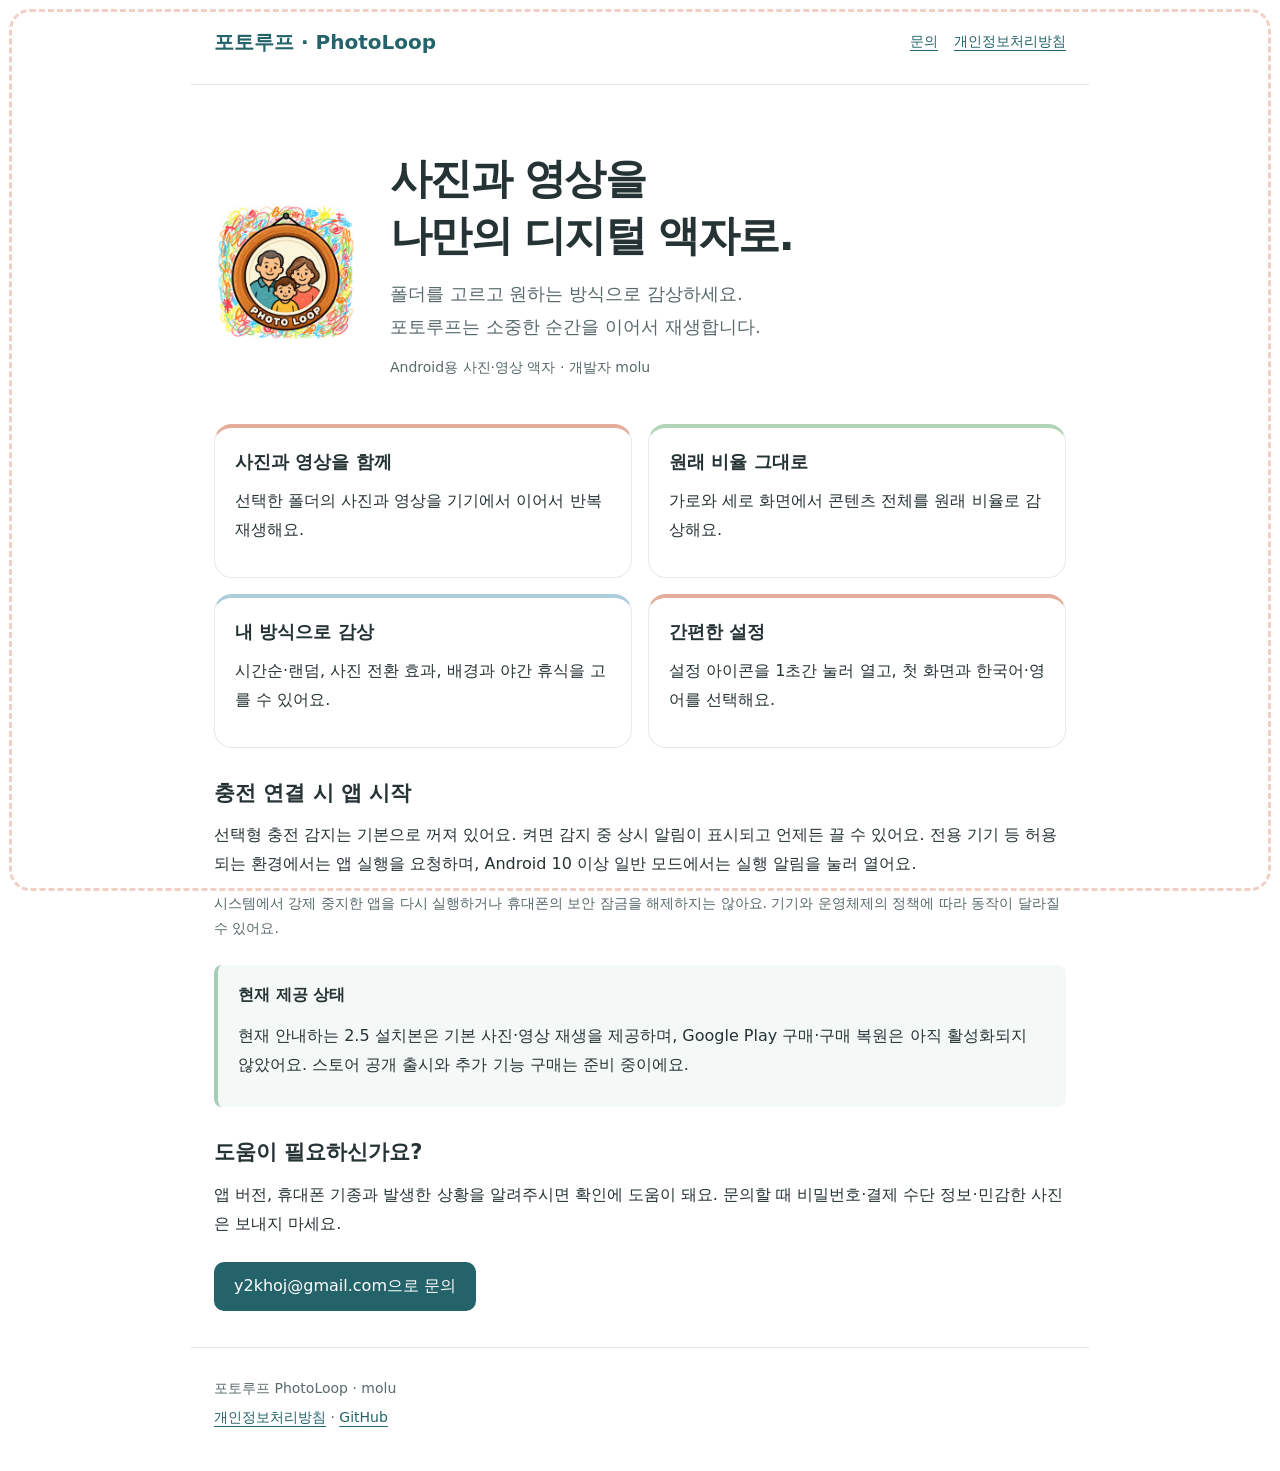
<file: index.html>
<!doctype html>
<html lang="ko"><head><meta charset="utf-8"><meta name="viewport" content="width=device-width,initial-scale=1"><meta name="description" content="사진과 영상을 나만의 디지털 액자로 감상하는 포토루프. molu가 제공하는 앱 소개와 지원, 개인정보처리방침."><title>포토루프 PhotoLoop · molu</title><link rel="icon" href="assets/photoloop-icon.png"><link rel="stylesheet" href="style.css"></head><body>
<header><a class="brand" href="./">포토루프 · PhotoLoop</a><nav aria-label="메뉴"><a href="#support">문의</a><a href="privacy.html">개인정보처리방침</a></nav></header>
<main><section class="hero"><img class="icon" src="assets/photoloop-icon.png" width="144" height="144" alt="원형 나무 액자 안에 가족 그림과 PHOTO LOOP 글자가 있는 포토루프 아이콘"><div><h1>사진과 영상을<br>나만의 디지털 액자로.</h1><p class="lead">폴더를 고르고 원하는 방식으로 감상하세요.<br>포토루프는 소중한 순간을 이어서 재생합니다.</p><p class="small">Android용 사진·영상 액자 · 개발자 molu</p></div></section>
<section class="grid" aria-label="앱 주요 기능"><article class="card"><h2>사진과 영상을 함께</h2><p>선택한 폴더의 사진과 영상을 기기에서 이어서 반복 재생해요.</p></article><article class="card"><h2>원래 비율 그대로</h2><p>가로와 세로 화면에서 콘텐츠 전체를 원래 비율로 감상해요.</p></article><article class="card"><h2>내 방식으로 감상</h2><p>시간순·랜덤, 사진 전환 효과, 배경과 야간 휴식을 고를 수 있어요.</p></article><article class="card"><h2>간편한 설정</h2><p>설정 아이콘을 1초간 눌러 열고, 첫 화면과 한국어·영어를 선택해요.</p></article></section>
<section><h2>충전 연결 시 앱 시작</h2><p>선택형 충전 감지는 기본으로 꺼져 있어요. 켜면 감지 중 상시 알림이 표시되고 언제든 끌 수 있어요. 전용 기기 등 허용되는 환경에서는 앱 실행을 요청하며, Android 10 이상 일반 모드에서는 실행 알림을 눌러 열어요.</p><p class="small">시스템에서 강제 중지한 앱을 다시 실행하거나 휴대폰의 보안 잠금을 해제하지는 않아요. 기기와 운영체제의 정책에 따라 동작이 달라질 수 있어요.</p></section>
<div class="note"><strong>현재 제공 상태</strong><p>현재 안내하는 2.5 설치본은 기본 사진·영상 재생을 제공하며, Google Play 구매·구매 복원은 아직 활성화되지 않았어요. 스토어 공개 출시와 추가 기능 구매는 준비 중이에요.</p></div>
<section id="support"><h2>도움이 필요하신가요?</h2><p>앱 버전, 휴대폰 기종과 발생한 상황을 알려주시면 확인에 도움이 돼요. 문의할 때 비밀번호·결제 수단 정보·민감한 사진은 보내지 마세요.</p><a class="button" href="mailto:y2khoj@gmail.com">y2khoj@gmail.com으로 문의</a></section>
</main><footer><p>포토루프 PhotoLoop · molu</p><p><a href="privacy.html">개인정보처리방침</a> · <a href="https://github.com/molu-030/photoloop-site">GitHub</a></p></footer></body></html>
</file>
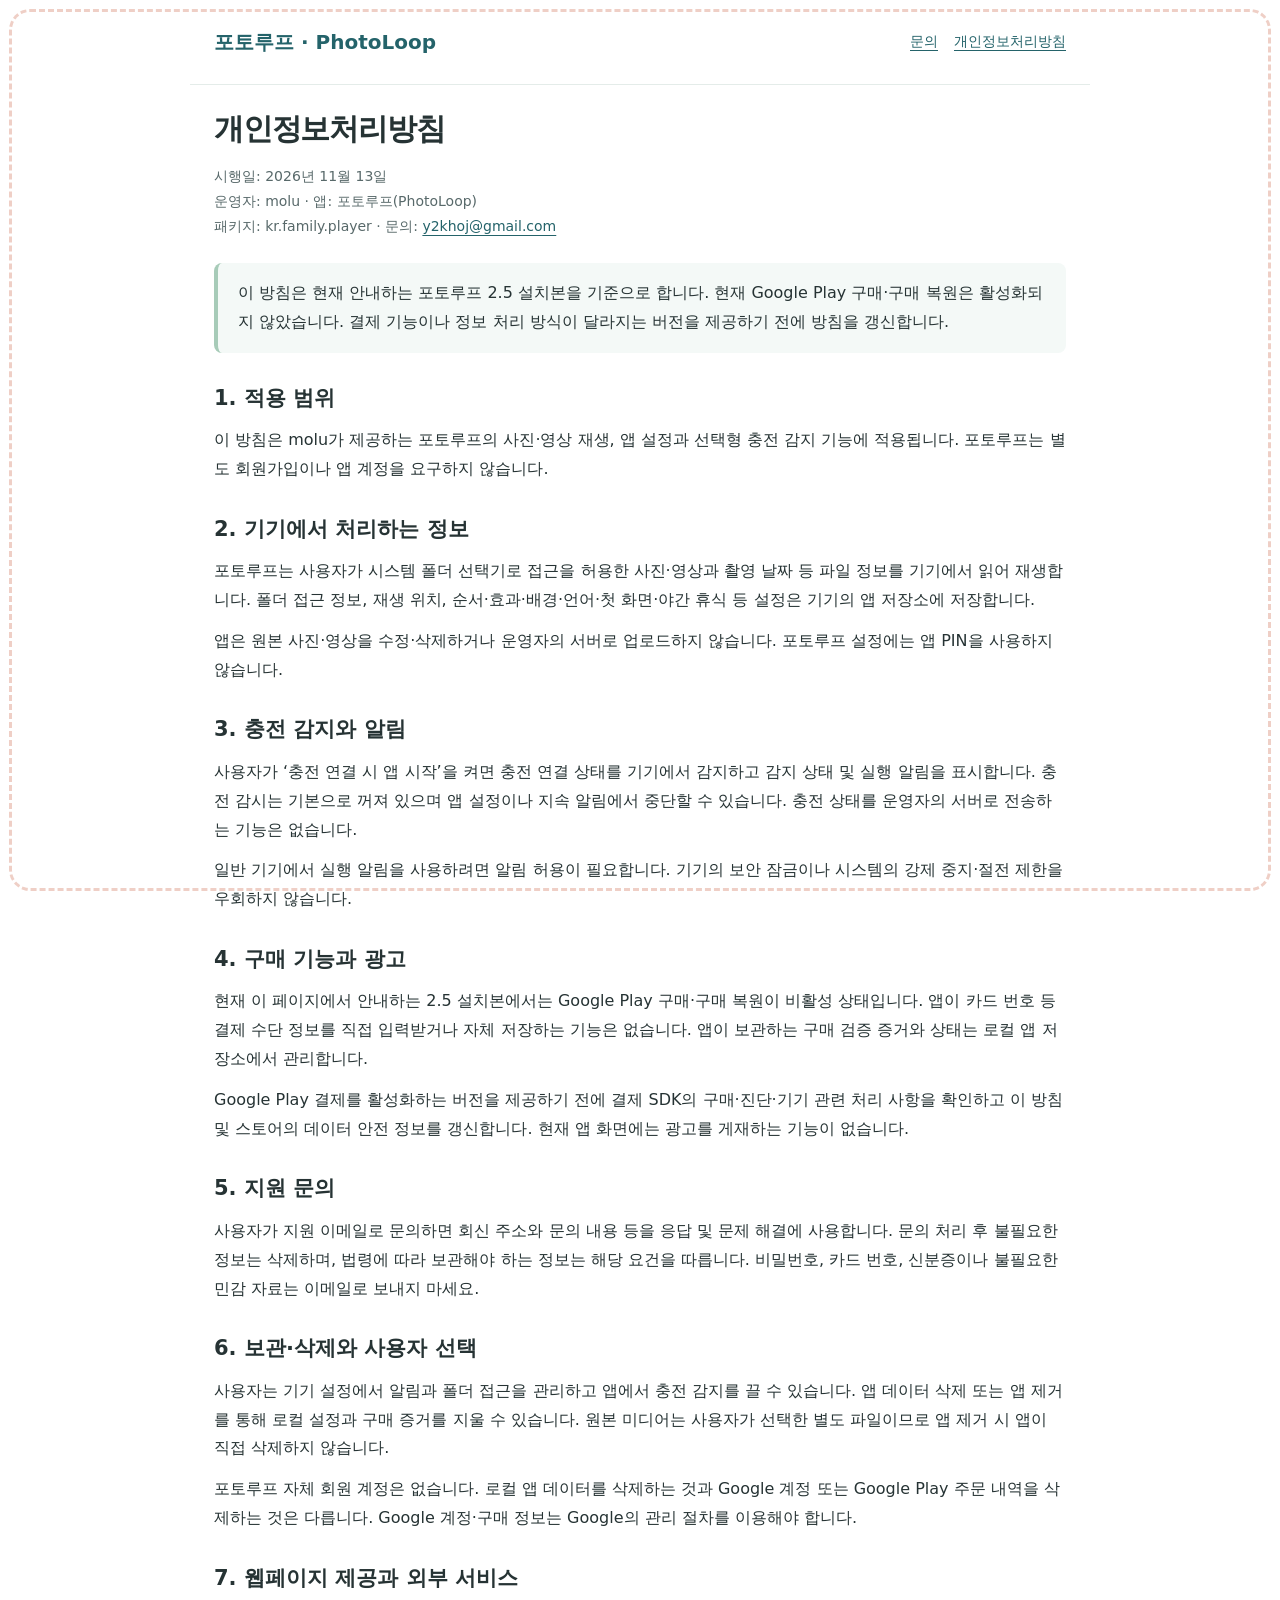
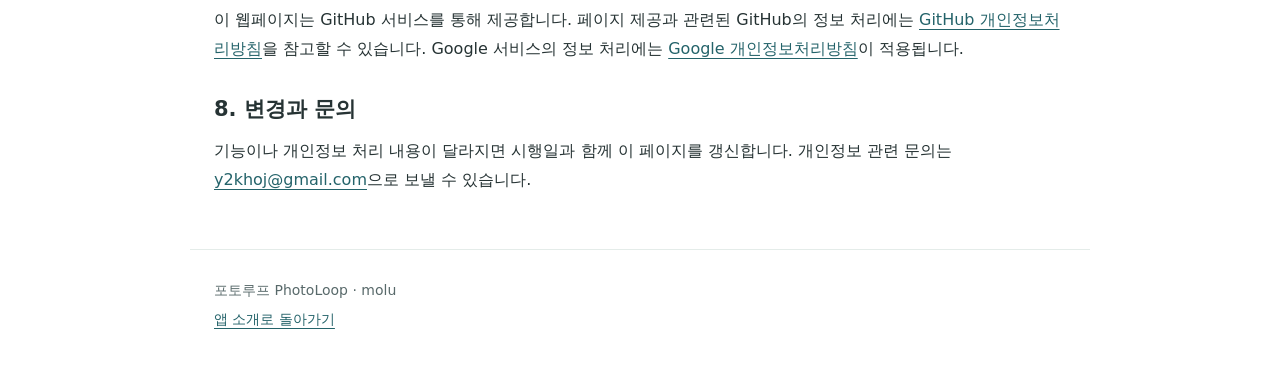
<file: privacy.html>
<!doctype html>
<html lang="ko"><head><meta charset="utf-8"><meta name="viewport" content="width=device-width,initial-scale=1"><meta name="description" content="molu가 제공하는 포토루프 PhotoLoop의 개인정보처리방침."><title>개인정보처리방침 · 포토루프 PhotoLoop</title><link rel="stylesheet" href="style.css"></head><body>
<header><a class="brand" href="./">포토루프 · PhotoLoop</a><nav aria-label="메뉴"><a href="./#support">문의</a><a aria-current="page" href="privacy.html">개인정보처리방침</a></nav></header>
<main class="policy"><h1>개인정보처리방침</h1><p class="meta">시행일: 2026년 11월 13일<br>운영자: molu · 앱: 포토루프(PhotoLoop)<br>패키지: kr.family.player · 문의: <a href="mailto:y2khoj@gmail.com">y2khoj@gmail.com</a></p>
<div class="note">이 방침은 현재 안내하는 포토루프 2.5 설치본을 기준으로 합니다. 현재 Google Play 구매·구매 복원은 활성화되지 않았습니다. 결제 기능이나 정보 처리 방식이 달라지는 버전을 제공하기 전에 방침을 갱신합니다.</div>
<section><h2>1. 적용 범위</h2><p>이 방침은 molu가 제공하는 포토루프의 사진·영상 재생, 앱 설정과 선택형 충전 감지 기능에 적용됩니다. 포토루프는 별도 회원가입이나 앱 계정을 요구하지 않습니다.</p></section>
<section><h2>2. 기기에서 처리하는 정보</h2><p>포토루프는 사용자가 시스템 폴더 선택기로 접근을 허용한 사진·영상과 촬영 날짜 등 파일 정보를 기기에서 읽어 재생합니다. 폴더 접근 정보, 재생 위치, 순서·효과·배경·언어·첫 화면·야간 휴식 등 설정은 기기의 앱 저장소에 저장합니다.</p><p>앱은 원본 사진·영상을 수정·삭제하거나 운영자의 서버로 업로드하지 않습니다. 포토루프 설정에는 앱 PIN을 사용하지 않습니다.</p></section>
<section><h2>3. 충전 감지와 알림</h2><p>사용자가 ‘충전 연결 시 앱 시작’을 켜면 충전 연결 상태를 기기에서 감지하고 감지 상태 및 실행 알림을 표시합니다. 충전 감시는 기본으로 꺼져 있으며 앱 설정이나 지속 알림에서 중단할 수 있습니다. 충전 상태를 운영자의 서버로 전송하는 기능은 없습니다.</p><p>일반 기기에서 실행 알림을 사용하려면 알림 허용이 필요합니다. 기기의 보안 잠금이나 시스템의 강제 중지·절전 제한을 우회하지 않습니다.</p></section>
<section><h2>4. 구매 기능과 광고</h2><p>현재 이 페이지에서 안내하는 2.5 설치본에서는 Google Play 구매·구매 복원이 비활성 상태입니다. 앱이 카드 번호 등 결제 수단 정보를 직접 입력받거나 자체 저장하는 기능은 없습니다. 앱이 보관하는 구매 검증 증거와 상태는 로컬 앱 저장소에서 관리합니다.</p><p>Google Play 결제를 활성화하는 버전을 제공하기 전에 결제 SDK의 구매·진단·기기 관련 처리 사항을 확인하고 이 방침 및 스토어의 데이터 안전 정보를 갱신합니다. 현재 앱 화면에는 광고를 게재하는 기능이 없습니다.</p></section>
<section><h2>5. 지원 문의</h2><p>사용자가 지원 이메일로 문의하면 회신 주소와 문의 내용 등을 응답 및 문제 해결에 사용합니다. 문의 처리 후 불필요한 정보는 삭제하며, 법령에 따라 보관해야 하는 정보는 해당 요건을 따릅니다. 비밀번호, 카드 번호, 신분증이나 불필요한 민감 자료는 이메일로 보내지 마세요.</p></section>
<section><h2>6. 보관·삭제와 사용자 선택</h2><p>사용자는 기기 설정에서 알림과 폴더 접근을 관리하고 앱에서 충전 감지를 끌 수 있습니다. 앱 데이터 삭제 또는 앱 제거를 통해 로컬 설정과 구매 증거를 지울 수 있습니다. 원본 미디어는 사용자가 선택한 별도 파일이므로 앱 제거 시 앱이 직접 삭제하지 않습니다.</p><p>포토루프 자체 회원 계정은 없습니다. 로컬 앱 데이터를 삭제하는 것과 Google 계정 또는 Google Play 주문 내역을 삭제하는 것은 다릅니다. Google 계정·구매 정보는 Google의 관리 절차를 이용해야 합니다.</p></section>
<section><h2>7. 웹페이지 제공과 외부 서비스</h2><p>이 웹페이지는 GitHub 서비스를 통해 제공합니다. 페이지 제공과 관련된 GitHub의 정보 처리에는 <a href="https://docs.github.com/en/site-policy/privacy-policies/github-general-privacy-statement">GitHub 개인정보처리방침</a>을 참고할 수 있습니다. Google 서비스의 정보 처리에는 <a href="https://policies.google.com/privacy">Google 개인정보처리방침</a>이 적용됩니다.</p></section>
<section><h2>8. 변경과 문의</h2><p>기능이나 개인정보 처리 내용이 달라지면 시행일과 함께 이 페이지를 갱신합니다. 개인정보 관련 문의는 <a href="mailto:y2khoj@gmail.com">y2khoj@gmail.com</a>으로 보낼 수 있습니다.</p></section>
</main><footer><p>포토루프 PhotoLoop · molu</p><p><a href="./">앱 소개로 돌아가기</a></p></footer></body></html>
</file>
<file: style.css>
:root{color-scheme:light;--ink:#263334;--muted:#58696a;--teal:#24636a;--line:#e4ece9}*{box-sizing:border-box}body{margin:0;background:#fff;color:var(--ink);font:16px/1.8 system-ui,-apple-system,"Noto Sans KR",sans-serif}body:before{content:"";position:fixed;inset:9px;border:3px dashed #e6b6a8;border-radius:21px;pointer-events:none;opacity:.65}a{color:var(--teal);text-underline-offset:4px}a:focus-visible{outline:3px solid #df995c;outline-offset:5px}header,main,footer{width:min(900px,100%);margin:auto;padding:24px}header{display:flex;justify-content:space-between;align-items:center;gap:16px;border-bottom:1px solid var(--line)}header a.brand{font-weight:750;text-decoration:none;font-size:20px}nav{display:flex;flex-wrap:wrap;gap:16px}nav a{font-size:14px}.hero{display:flex;align-items:center;gap:32px;padding:42px 0 32px}.icon{width:144px;height:144px;object-fit:contain;flex:none}h1{font-size:clamp(27px,5vw,42px);letter-spacing:-.04em;line-height:1.35;margin:0 0 14px}h2{font-size:21px;line-height:1.5;margin:30px 0 12px}p{margin:12px 0;overflow-wrap:anywhere}.lead{color:var(--muted);font-size:18px}.grid{display:grid;grid-template-columns:1fr 1fr;gap:16px}.card{border:1px solid var(--line);border-radius:18px;padding:20px;background:#fff}.card:nth-child(3n+1){border-top:4px solid #e4ae9a}.card:nth-child(3n+2){border-top:4px solid #b1d4b7}.card:nth-child(3n){border-top:4px solid #aecddc}.card h2{margin:0 0 8px;font-size:18px}.note{background:#f4f9f7;border-left:4px solid #a7cbb8;border-radius:8px;padding:16px 20px;margin:24px 0}.small,.meta{font-size:14px;color:var(--muted)}.button{display:inline-block;background:var(--teal);color:#fff;padding:10px 20px;border-radius:10px;text-decoration:none;margin:12px 0}.policy h1{font-size:30px}.policy section{margin:30px 0}.policy ul{padding-left:23px}footer{border-top:1px solid var(--line);font-size:14px;color:var(--muted);padding-bottom:36px}footer p{margin:4px 0}@media(max-width:580px){header{align-items:flex-start;padding:22px;flex-direction:column;gap:6px}main{padding:20px 24px}.hero{flex-direction:column;align-items:flex-start;gap:16px;padding:22px 0}.icon{width:116px;height:116px}.grid{grid-template-columns:1fr}nav{gap:14px}.lead{font-size:17px}body:before{inset:6px}footer{padding:22px 24px}}
</file>
